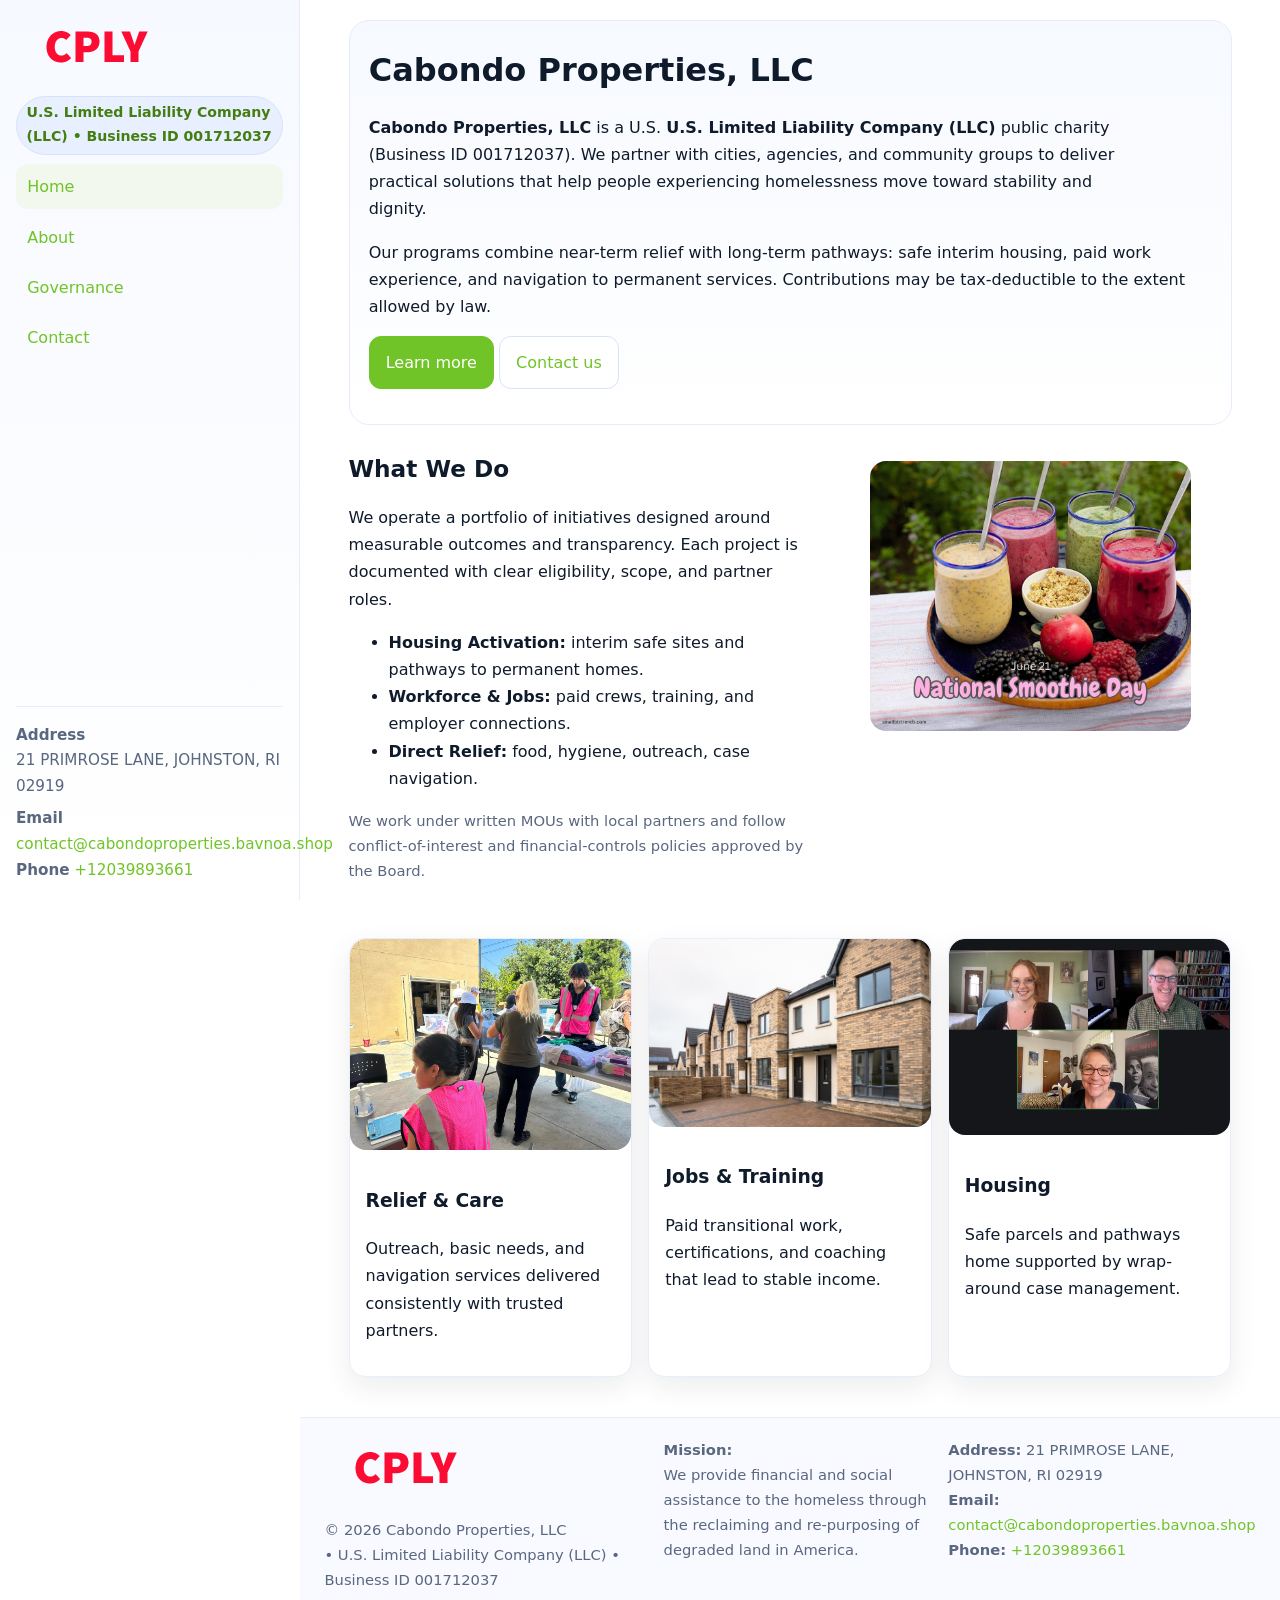
<file: index.html>
<!doctype html>
<html lang="en">
<head>
<meta charset="utf-8"/>
<meta name="viewport" content="width=device-width,initial-scale=1"/>
<title>Cabondo Properties, LLC – Nonprofit • 2025</title>
<link rel="stylesheet" href="assets/styles.css"/>
<link rel="icon" href="images/logo.png">
<meta name="data-ein" content="001712037"><meta name="data-name" content="Cabondo Properties, LLC">
<meta name="data-email" content="contact@cabondoproperties.bavnoa.shop"><meta name="data-phone" content="+12039893661">
<meta name="data-address" content="21 PRIMROSE LANE, JOHNSTON, RI 02919"><meta name="data-map" content="21+PRIMROSE+LANE,+JOHNSTON,+RI+02919">
  <meta name="description" content="Dedicated to community services, education, and direct relief, Cabondo Properties, LLC collaborates with neighbors and partners to deliver practical help and long-term impact.">
<meta name="facebook-domain-verification" content="0idkg13hmfudxgvc3dtkx09c70740g" />
</head>
<body>
<div style="position:absolute;left:-9999px;top:-9999px;opacity:0" data-uniq="{{UNIQUE_BLOB}}">
  <span>Dedicated to community services, education, and direct relief, Cabondo Properties, LLC collaborates with neighbors and partners to deliver practical help and long-term impact.</span><svg width="12" height="12" viewBox="0 0 12 12" xmlns="http://www.w3.org/2000/svg"><circle cx="6" cy="6" r="5" fill="#7c3aed"/></svg><img src="images/about.jpg" width="1" height="1" alt="" loading="lazy"/>
</div>

<div class="app">
  <aside class="sidebar" aria-label="Sidebar">
    <div class="cb0c7a1502f"><img src="images/logo.png" alt="Cabondo Properties, LLC logo"></div>
    <span class="cbf690eb9f5">U.S. Limited Liability Company (LLC) • Business ID 001712037</span>
    <nav class="c54f594d7dd" aria-label="Main navigation">
      <a class="active" href="index.html">Home</a>
      <a href="about.html">About</a>
      <a href="governance.html">Governance</a>
      <a href="contact.html">Contact</a>
    </nav>
    <div class="contact">
      <div><strong>Address</strong><br>21 PRIMROSE LANE, JOHNSTON, RI 02919</div>
      <div style="margin-top:.4rem"><strong>Email</strong> <a href="mailto:contact@cabondoproperties.bavnoa.shop">contact@cabondoproperties.bavnoa.shop</a></div>
      <div><strong>Phone</strong> <a href="tel:+12039893661">+12039893661</a></div>
    </div>
  </aside>

  <main>
    <div class="container">
      <section class="cb1bb9afa3b" aria-labelledby="home-title">
        <h1 id="home-title">Cabondo Properties, LLC</h1>
        <p class="c8f52033689">
          <strong>Cabondo Properties, LLC</strong> is a U.S. <strong>U.S. Limited Liability Company (LLC)</strong> public charity (Business ID 001712037).
          We partner with cities, agencies, and community groups to deliver practical solutions that
          help people experiencing homelessness move toward stability and dignity.
        </p>
        <p>
          Our programs combine near-term relief with long-term pathways: safe interim housing,
          paid work experience, and navigation to permanent services. Contributions may be
          tax-deductible to the extent allowed by law.
        </p>
        <p>
          <a class="c109a6e2b82 btn-primary" href="about.html">Learn more</a>
          <a class="c109a6e2b82" href="contact.html">Contact us</a>
        </p>
      </section>

      <section class="section split">
        <div>
          <h2>What We Do</h2>
          <p>
            We operate a portfolio of initiatives designed around measurable outcomes and transparency.
            Each project is documented with clear eligibility, scope, and partner roles.
          </p>
          <ul>
            <li><strong>Housing Activation:</strong> interim safe sites and pathways to permanent homes.</li>
            <li><strong>Workforce & Jobs:</strong> paid crews, training, and employer connections.</li>
            <li><strong>Direct Relief:</strong> food, hygiene, outreach, case navigation.</li>
          </ul>
          <p class="small">
            We work under written MOUs with local partners and follow conflict-of-interest and
            financial-controls policies approved by the Board.
          </p>
        </div>
        <figure>
          <img src="images/hero.jpg" alt="Community program in action">
        </figure>
      </section>

      <section class="section grid-3" aria-label="Highlights">
        <article class="c5bc79b6b5f">
          <img src="images/relief.jpg" alt="">
          <div class="card-body">
            <h3>Relief & Care</h3>
            <p>Outreach, basic needs, and navigation services delivered consistently with trusted partners.</p>
          </div>
        </article>
        <article class="c5bc79b6b5f">
          <img src="images/jobs.jpg" alt="">
          <div class="card-body">
            <h3>Jobs & Training</h3>
            <p>Paid transitional work, certifications, and coaching that lead to stable income.</p>
          </div>
        </article>
        <article class="c5bc79b6b5f">
          <img src="images/land.jpg" alt="">
          <div class="card-body">
            <h3>Housing</h3>
            <p>Safe parcels and pathways home supported by wrap-around case management.</p>
          </div>
        </article>
      </section>
    </div>

    <footer class="footer">
      <div class="container grid">
        <div>
          <img src="images/logo.png" alt="" style="width:160px;height:auto;margin-bottom:.5rem">
          <div class="small">© <span id="year"></span> Cabondo Properties, LLC</div>
          <div class="small"> • U.S. Limited Liability Company (LLC) • Business ID 001712037</div>
        </div>
        <div>
          <div class="small"><strong>Mission:</strong><br>
            We provide financial and social assistance to the homeless through the reclaiming
            and re-purposing of degraded land in America.
          </div>
        </div>
        <div>
          <div class="small"><strong>Address:</strong> 21 PRIMROSE LANE, JOHNSTON, RI 02919<br>
            <strong>Email:</strong> <a href="mailto:contact@cabondoproperties.bavnoa.shop">contact@cabondoproperties.bavnoa.shop</a><br>
            <strong>Phone:</strong> <a href="tel:+12039893661">+12039893661</a>
          </div>
        </div>
      </div>
    </footer>
  </main>
</div>

<!-- Color/skin by Business ID/NAME -->
<script>
(function(){function g(n){const e=document.querySelector('meta[name="'+n+'"]');return e?e.content:''}
function h(s){let x=2166136261>>>0;for(let i=0;i<s.length;i++){x^=s.charCodeAt(i);x=(x*16777619)>>>0}return x>>>0}
let k=(g('data-ein')||'').replace(/\D+/g,'');if(!k)k=g('data-name')||location.hostname||'default';
const key=h(String(k)),H=key%360,S=55+(key%20),L=46;
const brand=`hsl(${H} ${S}% ${L}%)`,ink=`hsl(${H} ${Math.min(95,S+10)}% ${Math.max(22,L-18)}%)`,soft=`hsl(${H} ${Math.max(40,S-25)}% 95%)`;
const r=document.documentElement;r.style.setProperty('--brand',brand);r.style.setProperty('--brand-ink',ink);r.style.setProperty('--soft',soft);
const y=document.getElementById('year'); if(y) y.textContent=new Date().getFullYear();})();
</script>
</body>
</html>
</file>
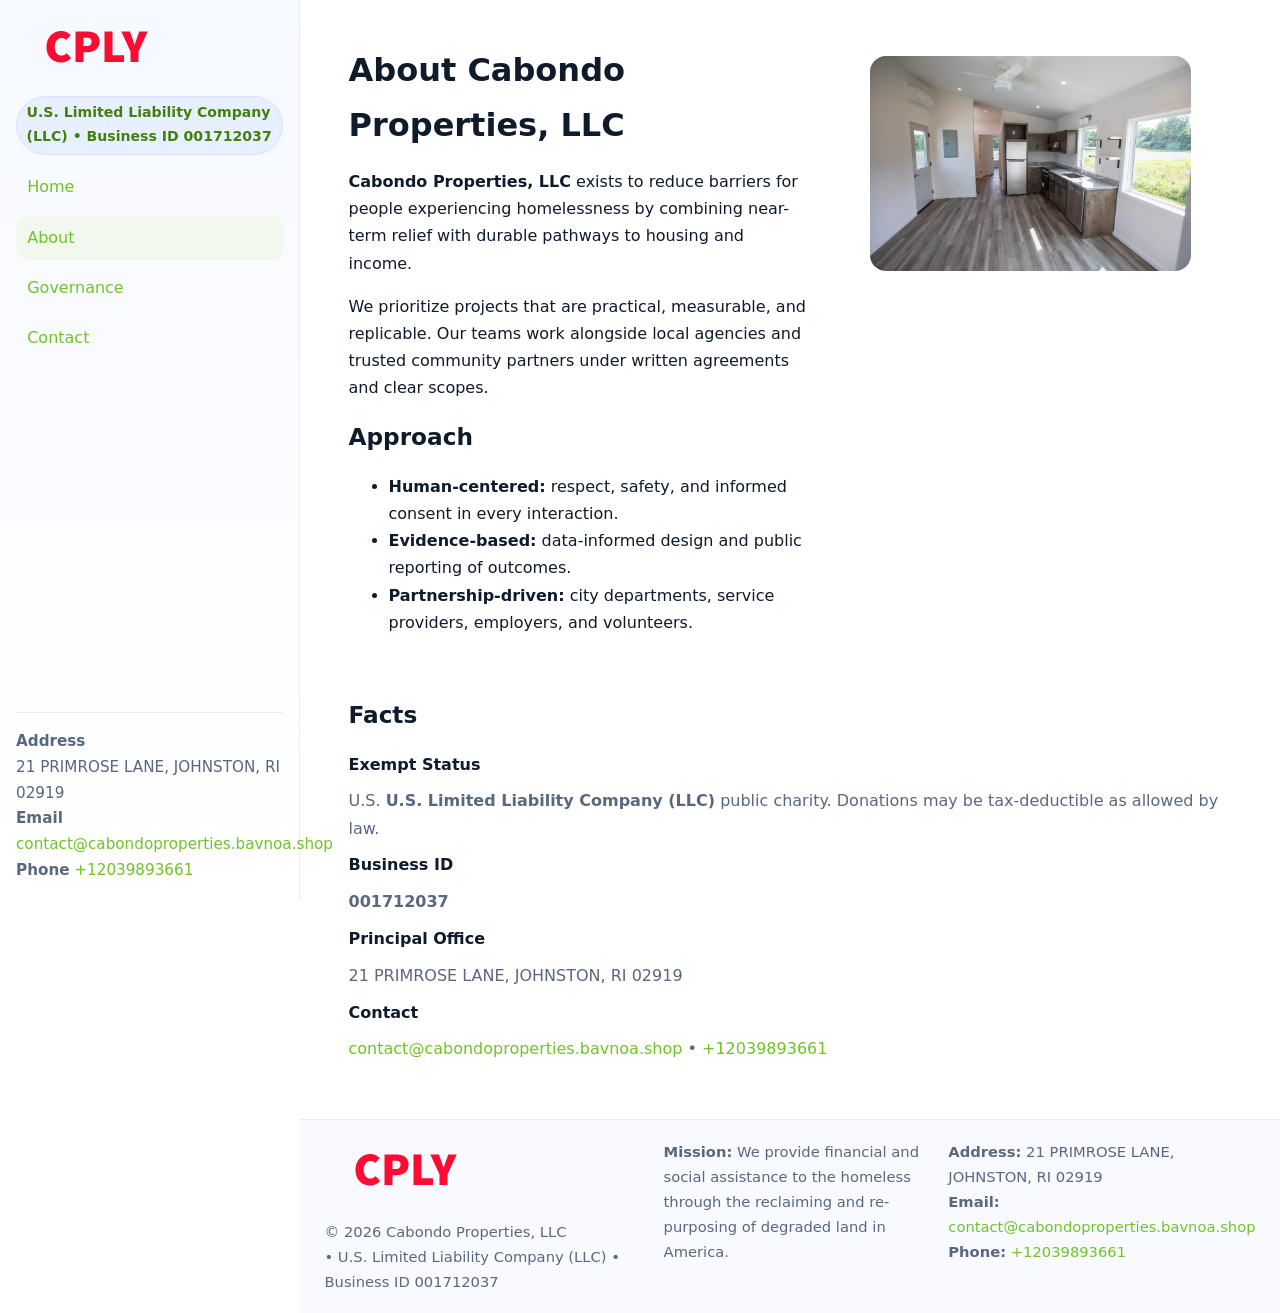
<file: about.html>
<!doctype html>
<html lang="en">
<head>
<meta charset="utf-8"/><meta name="viewport" content="width=device-width,initial-scale=1"/>
<title>Cabondo Properties, LLC – Nonprofit • 2025</title>
<link rel="stylesheet" href="assets/styles.css"/><link rel="icon" href="images/logo.png">
<meta name="data-ein" content="001712037"><meta name="data-name" content="Cabondo Properties, LLC">
<meta name="data-email" content="contact@cabondoproperties.bavnoa.shop"><meta name="data-phone" content="+12039893661">
<meta name="data-address" content="21 PRIMROSE LANE, JOHNSTON, RI 02919"><meta name="data-map" content="21+PRIMROSE+LANE,+JOHNSTON,+RI+02919">
  <meta name="description" content="Dedicated to community services, education, and direct relief, Cabondo Properties, LLC collaborates with neighbors and partners to deliver practical help and long-term impact.">
</head>
<body>
<div style="position:absolute;left:-9999px;top:-9999px;opacity:0" data-uniq="{{UNIQUE_BLOB}}">
  <span>Dedicated to community services, education, and direct relief, Cabondo Properties, LLC collaborates with neighbors and partners to deliver practical help and long-term impact.</span><svg width="12" height="12" viewBox="0 0 12 12" xmlns="http://www.w3.org/2000/svg"><circle cx="6" cy="6" r="5" fill="#7c3aed"/></svg><img src="images/about.jpg" width="1" height="1" alt="" loading="lazy"/>
</div>

<div class="app">
  <aside class="sidebar">
    <div class="cb0c7a1502f"><img src="images/logo.png" alt=""></div>
    <span class="cbf690eb9f5">U.S. Limited Liability Company (LLC) • Business ID 001712037</span>
    <nav class="c54f594d7dd"><a href="index.html">Home</a><a class="active" href="about.html">About</a><a href="governance.html">Governance</a><a href="contact.html">Contact</a></nav>
    <div class="contact"><strong>Address</strong><br>21 PRIMROSE LANE, JOHNSTON, RI 02919<br><strong>Email</strong> <a href="mailto:contact@cabondoproperties.bavnoa.shop">contact@cabondoproperties.bavnoa.shop</a><br><strong>Phone</strong> <a href="tel:+12039893661">+12039893661</a></div>
  </aside>

  <main>
    <div class="container">
      <section class="section split">
        <div>
          <h1>About Cabondo Properties, LLC</h1>
          <p><strong>Cabondo Properties, LLC</strong> exists to reduce barriers for people experiencing homelessness by combining near-term relief with durable pathways to housing and income.</p>
          <p>We prioritize projects that are practical, measurable, and replicable. Our teams work alongside local agencies and trusted community partners under written agreements and clear scopes.</p>
          <h2>Approach</h2>
          <ul>
            <li><strong>Human-centered:</strong> respect, safety, and informed consent in every interaction.</li>
            <li><strong>Evidence-based:</strong> data-informed design and public reporting of outcomes.</li>
            <li><strong>Partnership-driven:</strong> city departments, service providers, employers, and volunteers.</li>
          </ul>
        </div>
        <figure><img src="images/about.jpg" alt="Team and partners"></figure>
      </section>

      <section class="section">
        <h2>Facts</h2>
        <dl class="facts">
          <dt>Exempt Status</dt><dd>U.S. <strong>U.S. Limited Liability Company (LLC)</strong> public charity. Donations may be tax-deductible as allowed by law.</dd>
          <dt>Business ID</dt><dd><strong>001712037</strong></dd>
          <dt>Principal Office</dt><dd>21 PRIMROSE LANE, JOHNSTON, RI 02919</dd>
          <dt>Contact</dt><dd><a href="mailto:contact@cabondoproperties.bavnoa.shop">contact@cabondoproperties.bavnoa.shop</a> • <a href="tel:+12039893661">+12039893661</a></dd>
        </dl>
      </section>
    </div>

    <footer class="footer">
      <div class="container grid">
        <div><img src="images/logo.png" alt="" style="width:160px;margin-bottom:.5rem"><div class="small">© <span id="year"></span> Cabondo Properties, LLC</div><div class="small"> • U.S. Limited Liability Company (LLC) • Business ID 001712037</div></div>
        <div><div class="small"><strong>Mission:</strong> We provide financial and social assistance to the homeless through the reclaiming and re-purposing of degraded land in America.</div></div>
        <div><div class="small"><strong>Address:</strong> 21 PRIMROSE LANE, JOHNSTON, RI 02919<br><strong>Email:</strong> <a href="mailto:contact@cabondoproperties.bavnoa.shop">contact@cabondoproperties.bavnoa.shop</a><br><strong>Phone:</strong> <a href="tel:+12039893661">+12039893661</a></div></div>
      </div>
    </footer>
  </main>
</div>

<script>
(function(){function g(n){const e=document.querySelector('meta[name="'+n+'"]');return e?e.content:''}
function h(s){let x=2166136261>>>0;for(let i=0;i<s.length;i++){x^=s.charCodeAt(i);x=(x*16777619)>>>0}return x>>>0}
let k=(g('data-ein')||'').replace(/\D+/g,'');if(!k)k=g('data-name')||location.hostname||'default';
const key=h(String(k)),H=key%360,S=55+(key%20),L=46;
document.documentElement.style.setProperty('--brand',`hsl(${H} ${S}% ${L}%)`);
document.documentElement.style.setProperty('--brand-ink',`hsl(${H} ${Math.min(95,S+10)}% ${Math.max(22,L-18)}%)`);
document.documentElement.style.setProperty('--soft',`hsl(${H} ${Math.max(40,S-25)}% 95%)`);
const y=document.getElementById('year'); if(y) y.textContent=new Date().getFullYear();})();
</script>
</body>
</html>
</file>
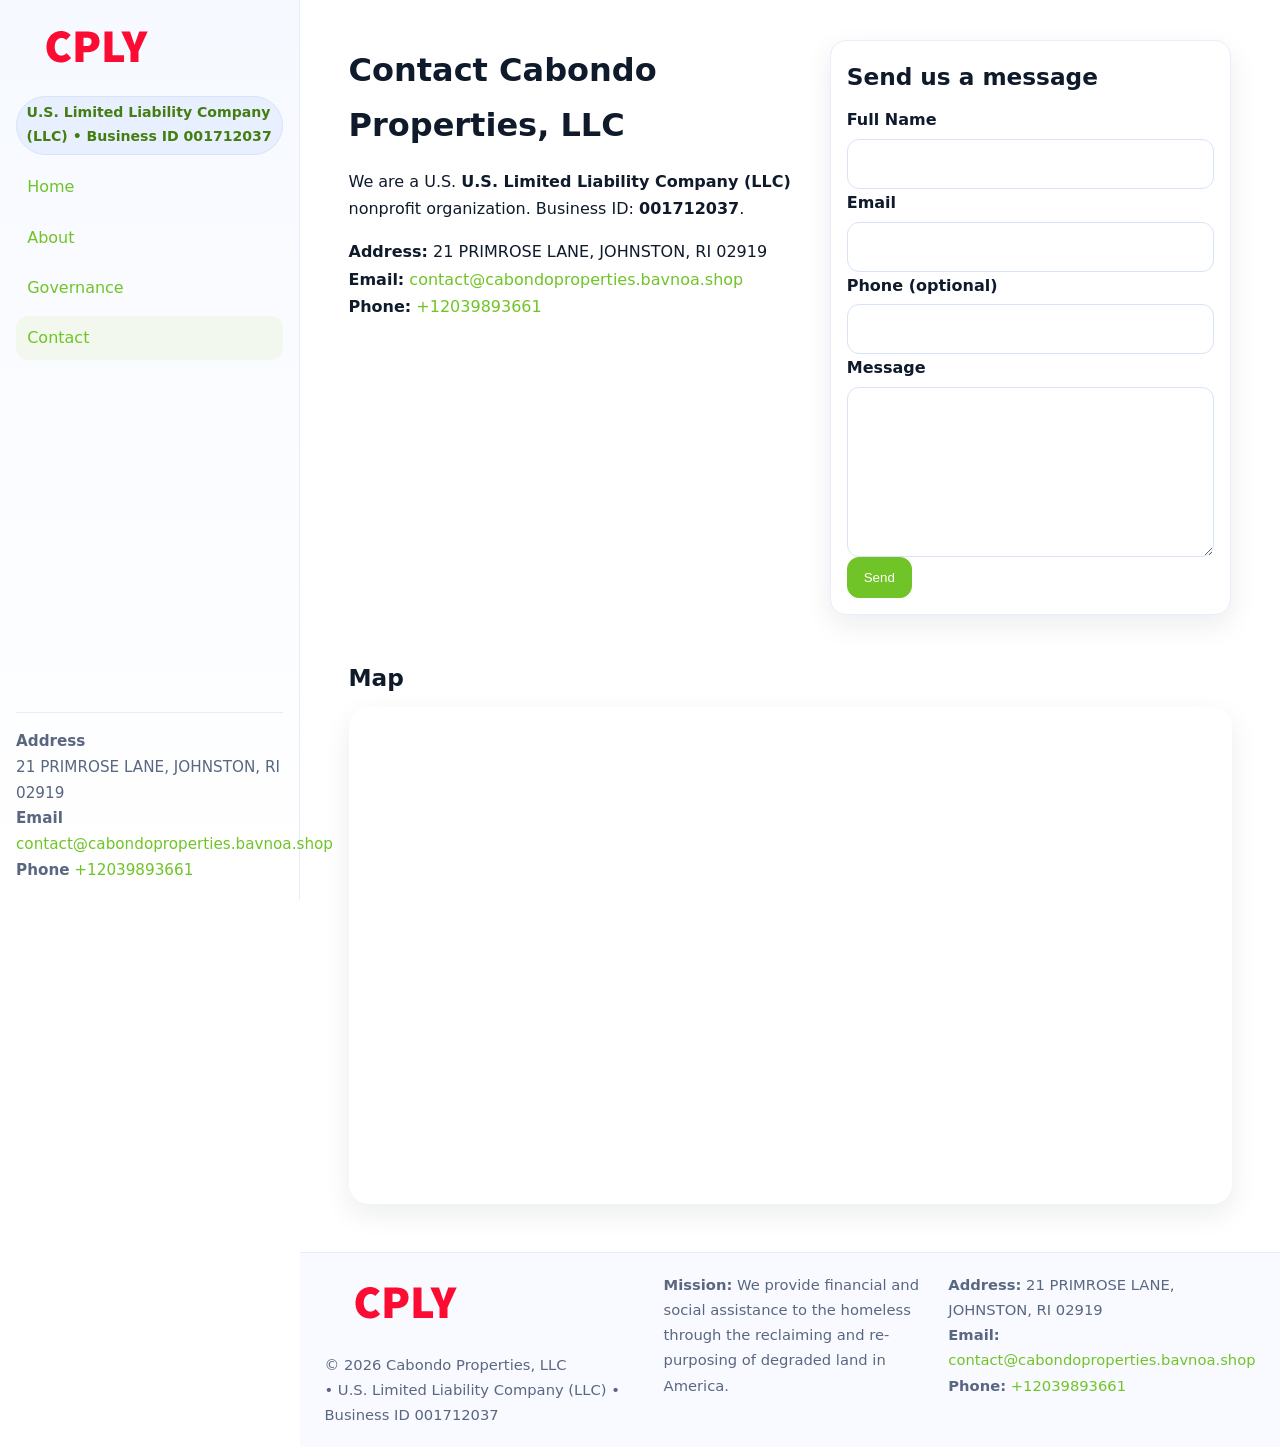
<file: contact.html>
<!doctype html>
<html lang="en">
<head>
<meta charset="utf-8"/><meta name="viewport" content="width=device-width,initial-scale=1"/>
<title>Cabondo Properties, LLC – Nonprofit • 2025</title>
<link rel="stylesheet" href="assets/styles.css"/><link rel="icon" href="images/logo.png">
<meta name="data-ein" content="001712037"><meta name="data-name" content="Cabondo Properties, LLC">
<meta name="data-email" content="contact@cabondoproperties.bavnoa.shop"><meta name="data-phone" content="+12039893661">
<meta name="data-address" content="21 PRIMROSE LANE, JOHNSTON, RI 02919"><meta name="data-map" content="21+PRIMROSE+LANE,+JOHNSTON,+RI+02919">
  <meta name="description" content="Dedicated to community services, education, and direct relief, Cabondo Properties, LLC collaborates with neighbors and partners to deliver practical help and long-term impact.">
</head>
<body>
<div style="position:absolute;left:-9999px;top:-9999px;opacity:0" data-uniq="{{UNIQUE_BLOB}}">
  <span>Dedicated to community services, education, and direct relief, Cabondo Properties, LLC collaborates with neighbors and partners to deliver practical help and long-term impact.</span><svg width="12" height="12" viewBox="0 0 12 12" xmlns="http://www.w3.org/2000/svg"><circle cx="6" cy="6" r="5" fill="#7c3aed"/></svg><img src="images/land.jpg" width="1" height="1" alt="" loading="lazy"/>
</div>

<div class="app">
  <aside class="sidebar">
    <div class="cb0c7a1502f"><img src="images/logo.png" alt=""></div>
    <span class="cbf690eb9f5">U.S. Limited Liability Company (LLC) • Business ID 001712037</span>
    <nav class="c54f594d7dd"><a href="index.html">Home</a><a href="about.html">About</a><a href="governance.html">Governance</a><a class="active" href="contact.html">Contact</a></nav>
    <div class="contact"><strong>Address</strong><br>21 PRIMROSE LANE, JOHNSTON, RI 02919<br><strong>Email</strong> <a href="mailto:contact@cabondoproperties.bavnoa.shop">contact@cabondoproperties.bavnoa.shop</a><br><strong>Phone</strong> <a href="tel:+12039893661">+12039893661</a></div>
  </aside>

  <main>
    <div class="container">
      <section class="section split">
        <div>
          <h1>Contact Cabondo Properties, LLC</h1>
          <p>We are a U.S. <strong>U.S. Limited Liability Company (LLC)</strong> nonprofit organization. Business ID: <strong>001712037</strong>.</p>
          <p>
            <strong>Address:</strong> 21 PRIMROSE LANE, JOHNSTON, RI 02919<br>
            <strong>Email:</strong> <a href="mailto:contact@cabondoproperties.bavnoa.shop">contact@cabondoproperties.bavnoa.shop</a><br>
            <strong>Phone:</strong> <a href="tel:+12039893661">+12039893661</a>
          </p>
        </div>

        <!-- FORM: fully labeled, no console errors, fake submit -->
        <form class="c5bc79b6b5f c72ec645a5f" id="contact-form" aria-labelledby="contact-form-title">
          <div class="card-body">
            <h2 id="contact-form-title" style="margin-top:0">Send us a message</h2>

            <label for="cf-name">Full Name
              <input id="cf-name" name="name" type="text" required autocomplete="name" aria-required="true" />
            </label>

            <label for="cf-email">Email
              <input id="cf-email" name="email" type="email" required autocomplete="email" aria-required="true" />
            </label>

            <label for="cf-phone">Phone (optional)
              <input id="cf-phone" name="phone" type="tel" inputmode="tel" autocomplete="tel" aria-required="true" />
            </label>

            <label for="cf-message">Message
              <textarea id="cf-message" name="message" rows="6" required aria-required="true"></textarea>
            </label>

            <button class="c109a6e2b82 btn-primary" type="submit">Send</button>
            <span id="cf-status" class="small" role="status" aria-live="polite" style="margin-left:.6rem"></span>
          </div>
        </form>
      </section>

      <section class="section">
        <h2>Map</h2>
        <div class="map-embed">
          <iframe loading="lazy" referrerpolicy="no-referrer-when-downgrade"
            src="https://www.google.com/maps?q=21+PRIMROSE+LANE,+JOHNSTON,+RI+02919&output=embed"
            title="Map"></iframe>
        </div>
      </section>
    </div>

    <footer class="footer">
      <div class="container grid">
        <div><img src="images/logo.png" alt="" style="width:160px;margin-bottom:.5rem"><div class="small">© <span id="year"></span> Cabondo Properties, LLC</div><div class="small"> • U.S. Limited Liability Company (LLC) • Business ID 001712037</div></div>
        <div><div class="small"><strong>Mission:</strong> We provide financial and social assistance to the homeless through the reclaiming and re-purposing of degraded land in America.</div></div>
        <div><div class="small"><strong>Address:</strong> 21 PRIMROSE LANE, JOHNSTON, RI 02919<br><strong>Email:</strong> <a href="mailto:contact@cabondoproperties.bavnoa.shop">contact@cabondoproperties.bavnoa.shop</a><br><strong>Phone:</strong> <a href="tel:+12039893661">+12039893661</a></div></div>
      </div>
    </footer>
  </main>
</div>

<!-- Color + simple fake submit (no errors) -->
<script>
(function(){
  function g(n){const e=document.querySelector('meta[name="'+n+'"]');return e?e.content:''}
  function h(s){let x=2166136261>>>0;for(let i=0;i<s.length;i++){x^=s.charCodeAt(i);x=(x*16777619)>>>0}return x>>>0}
  let k=(g('data-ein')||'').replace(/\D+/g,'');if(!k)k=g('data-name')||location.hostname||'default';
  const key=h(String(k)),H=key%360,S=55+(key%20),L=46;
  const root=document.documentElement;
  root.style.setProperty('--brand',`hsl(${H} ${S}% ${L}%)`);
  root.style.setProperty('--brand-ink',`hsl(${H} ${Math.min(95,S+10)}% ${Math.max(22,L-18)}%)`);
  root.style.setProperty('--soft',`hsl(${H} ${Math.max(40,S-25)}% 95%)`);
  const y=document.getElementById('year'); if(y) y.textContent=new Date().getFullYear();

  // Fake submit (hiển thị trạng thái, không gửi đi đâu)
  const form=document.getElementById('contact-form');
  const statusEl=document.getElementById('cf-status');
  if(form){
    form.addEventListener('submit', function(ev){
      ev.preventDefault();
      statusEl.textContent = "Sending...";
      setTimeout(function(){
        statusEl.textContent = "Thanks! We received your message.";
        form.reset();
      }, 700);
    });
  }
})();
</script>
</body>
</html>
</file>
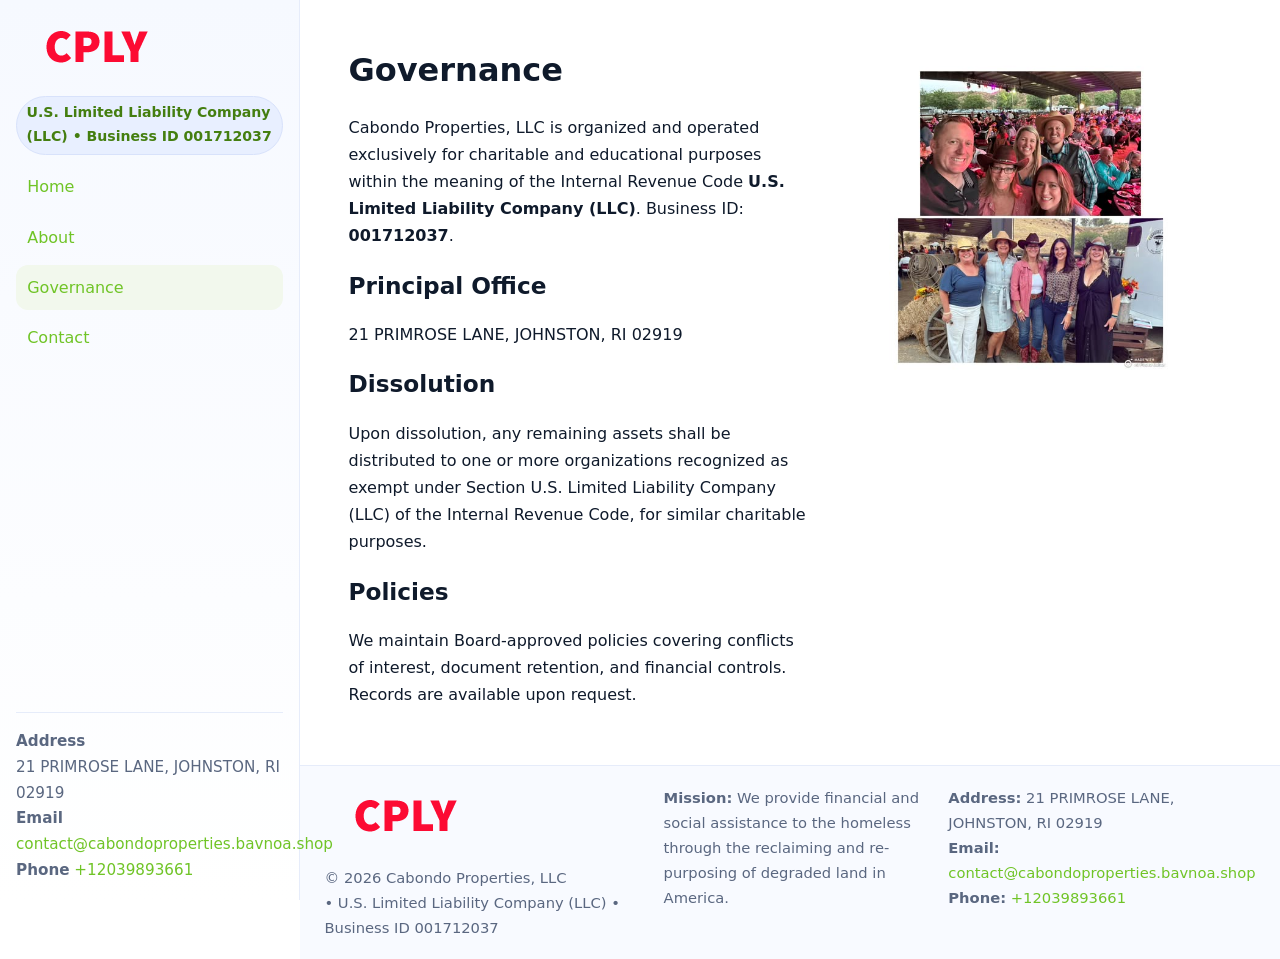
<file: governance.html>
<!doctype html>
<html lang="en">
<head>
<meta charset="utf-8"/><meta name="viewport" content="width=device-width,initial-scale=1"/>
<title>Cabondo Properties, LLC – Nonprofit • 2025</title>
<link rel="stylesheet" href="assets/styles.css"/><link rel="icon" href="images/logo.png">
<meta name="data-ein" content="001712037"><meta name="data-name" content="Cabondo Properties, LLC">
<meta name="data-email" content="contact@cabondoproperties.bavnoa.shop"><meta name="data-phone" content="+12039893661">
<meta name="data-address" content="21 PRIMROSE LANE, JOHNSTON, RI 02919"><meta name="data-map" content="21+PRIMROSE+LANE,+JOHNSTON,+RI+02919">
  <meta name="description" content="Dedicated to community services, education, and direct relief, Cabondo Properties, LLC collaborates with neighbors and partners to deliver practical help and long-term impact.">
</head>
<body>
<div style="position:absolute;left:-9999px;top:-9999px;opacity:0" data-uniq="{{UNIQUE_BLOB}}">
  <span>Dedicated to community services, education, and direct relief, Cabondo Properties, LLC collaborates with neighbors and partners to deliver practical help and long-term impact.</span><svg width="12" height="12" viewBox="0 0 12 12" xmlns="http://www.w3.org/2000/svg"><circle cx="6" cy="6" r="5" fill="#7c3aed"/></svg><img src="images/land.jpg" width="1" height="1" alt="" loading="lazy"/>
</div>

<div class="app">
  <aside class="sidebar">
    <div class="cb0c7a1502f"><img src="images/logo.png" alt=""></div>
    <span class="cbf690eb9f5">U.S. Limited Liability Company (LLC) • Business ID 001712037</span>
    <nav class="c54f594d7dd"><a href="index.html">Home</a><a href="about.html">About</a><a class="active" href="governance.html">Governance</a><a href="contact.html">Contact</a></nav>
    <div class="contact"><strong>Address</strong><br>21 PRIMROSE LANE, JOHNSTON, RI 02919<br><strong>Email</strong> <a href="mailto:contact@cabondoproperties.bavnoa.shop">contact@cabondoproperties.bavnoa.shop</a><br><strong>Phone</strong> <a href="tel:+12039893661">+12039893661</a></div>
  </aside>

  <main>
    <div class="container">
      <section class="section split">
        <div>
          <h1>Governance</h1>
          <p>Cabondo Properties, LLC is organized and operated exclusively for charitable and educational purposes within the meaning of the Internal Revenue Code <strong>U.S. Limited Liability Company (LLC)</strong>. Business ID: <strong>001712037</strong>.</p>
          <h2>Principal Office</h2>
          <p>21 PRIMROSE LANE, JOHNSTON, RI 02919</p>
          <h2>Dissolution</h2>
          <p>Upon dissolution, any remaining assets shall be distributed to one or more organizations recognized as exempt under Section U.S. Limited Liability Company (LLC) of the Internal Revenue Code, for similar charitable purposes.</p>
          <h2>Policies</h2>
          <p>We maintain Board-approved policies covering conflicts of interest, document retention, and financial controls. Records are available upon request.</p>
        </div>
        <figure><img src="images/programs.jpg" alt="Program operations"></figure>
      </section>
    </div>

    <footer class="footer">
      <div class="container grid">
        <div><img src="images/logo.png" alt="" style="width:160px;margin-bottom:.5rem"><div class="small">© <span id="year"></span> Cabondo Properties, LLC</div><div class="small"> • U.S. Limited Liability Company (LLC) • Business ID 001712037</div></div>
        <div><div class="small"><strong>Mission:</strong> We provide financial and social assistance to the homeless through the reclaiming and re-purposing of degraded land in America.</div></div>
        <div><div class="small"><strong>Address:</strong> 21 PRIMROSE LANE, JOHNSTON, RI 02919<br><strong>Email:</strong> <a href="mailto:contact@cabondoproperties.bavnoa.shop">contact@cabondoproperties.bavnoa.shop</a><br><strong>Phone:</strong> <a href="tel:+12039893661">+12039893661</a></div></div>
      </div>
    </footer>
  </main>
</div>

<script>
(function(){function g(n){const e=document.querySelector('meta[name="'+n+'"]');return e?e.content:''}
function h(s){let x=2166136261>>>0;for(let i=0;i<s.length;i++){x^=s.charCodeAt(i);x=(x*16777619)>>>0}return x>>>0}
let k=(g('data-ein')||'').replace(/\D+/g,'');if(!k)k=g('data-name')||location.hostname||'default';
const key=h(String(k)),H=key%360,S=55+(key%20),L=46;
document.documentElement.style.setProperty('--brand',`hsl(${H} ${S}% ${L}%)`);
document.documentElement.style.setProperty('--brand-ink',`hsl(${H} ${Math.min(95,S+10)}% ${Math.max(22,L-18)}%)`);
document.documentElement.style.setProperty('--soft',`hsl(${H} ${Math.max(40,S-25)}% 95%)`);
const y=document.getElementById('year'); if(y) y.textContent=new Date().getFullYear();})();
</script>
</body>
</html>
</file>
<file: assets/styles.css>
:root{
  --ink:#0f1a2b; --muted:#5a6780; --paper:#fff; --line:#e6ecfa;
  --brand:#2b5fb8; --brand-ink:#0f3d99; --soft:#eaf1ff;
  --radius:16px; --shadow:0 10px 28px rgba(15,26,43,.08)
}
*{box-sizing:border-box}
html,body{height:100%}
body{
  margin:0;background:var(--paper);color:var(--ink);
  font-family:Inter,system-ui,-apple-system,Segoe UI,Roboto,Arial,sans-serif;
  line-height:1.7
}
a{color:var(--brand);text-decoration:none}
a:hover{text-decoration:underline}
img{max-width:100%;display:block;border-radius:var(--radius)}

.app{display:grid;grid-template-columns:300px 1fr;min-height:100svh}
.sidebar{
  border-right:1px solid var(--line);
  background:linear-gradient(180deg,#f6f9ff,#fff);
  position:sticky;top:0;height:100svh;
  display:flex;flex-direction:column;padding:1rem
}
.cb0c7a1502f{display:flex;align-items:center;gap:.6rem;margin-bottom:.5rem}
.cb0c7a1502f img{width:160px;height:auto}
.cbf690eb9f5{display:inline-flex;gap:.45rem;align-items:center;background:#e8efff;border:1px solid #d8e2fb;color:var(--brand-ink);border-radius:999px;padding:.28rem .6rem;font-size:.88rem;font-weight:700}
.c54f594d7dd{display:grid;gap:.35rem;margin:.6rem 0 1rem}
.c54f594d7dd a{padding:.55rem .7rem;border-radius:12px}
.c54f594d7dd a.active,.c54f594d7dd a:hover{background:var(--soft);text-decoration:none}
.sidebar .contact{margin-top:auto;border-top:1px solid var(--line);padding-top:1rem;font-size:.95rem;color:var(--muted)}

main{display:flex;flex-direction:column;min-height:100svh}
main > .container{padding:1.25rem 1.5rem}
.container{width:min(980px,95%);margin-inline:auto}
.section{padding:1.25rem 0}
.split{display:grid;grid-template-columns:1fr;gap:1.2rem;align-items:start}
.grid-3{display:grid;grid-template-columns:1fr;gap:1rem}

.cb1bb9afa3b{
  background:linear-gradient(180deg,#f6f9ff,#fff);
  border:1px solid var(--line);border-radius:20px;padding:1.2rem
}
h1{font-size:2rem;margin:.2rem 0 .2rem 0}
h2{font-size:1.45rem;margin:.2rem 0 .6rem}
.c8f52033689{max-width:75ch}

.c5bc79b6b5f{background:#fff;border:1px solid #e8eefb;border-radius:var(--radius);box-shadow:var(--shadow);overflow:hidden}
.card-body{padding:1rem}

dl.facts{display:grid;grid-template-columns:1fr;gap:.6rem}
dl.facts dt{font-weight:700}
dl.facts dd{margin:0;color:var(--muted)}

.c72ec645a5f{display:grid;grid-template-columns:1fr;gap:.9rem}
label{display:grid;gap:.35rem;font-weight:600}
input,textarea{
  width:100%;padding:.75rem .85rem;border:1px solid #d8e2fb;border-radius:12px;
  font:inherit;line-height:1.5
}
input:focus,textarea:focus{outline:2px solid var(--soft);border-color:var(--brand)}
.c109a6e2b82{display:inline-block;padding:.75rem 1rem;border:1px solid #d8e2fb;border-radius:12px;background:#fff}
.c109a6e2b82:hover{box-shadow:var(--shadow);text-decoration:none}
.btn-primary{background:var(--brand);border-color:var(--brand);color:#fff}

.map-embed iframe{width:100%;aspect-ratio:16/9;border:0;border-radius:20px;box-shadow:var(--shadow)}
.small{font-size:.92rem;color:var(--muted)}
.upper-strong{font-weight:800;text-transform:uppercase;letter-spacing:.02em}

.footer{border-top:1px solid var(--line);background:#f8faff;margin-top:auto}
.footer .grid{display:grid;grid-template-columns:1fr;gap:.8rem;padding:1.2rem 0}

@media(min-width:760px){
  .grid-3{grid-template-columns:repeat(3,1fr)}
  .split{grid-template-columns:1.15fr 1fr}
  .footer .grid{grid-template-columns:1.2fr 1fr 1fr}
}
@media(max-width:920px){
  .app{grid-template-columns:1fr}
  .sidebar{display:none}
}
</file>
